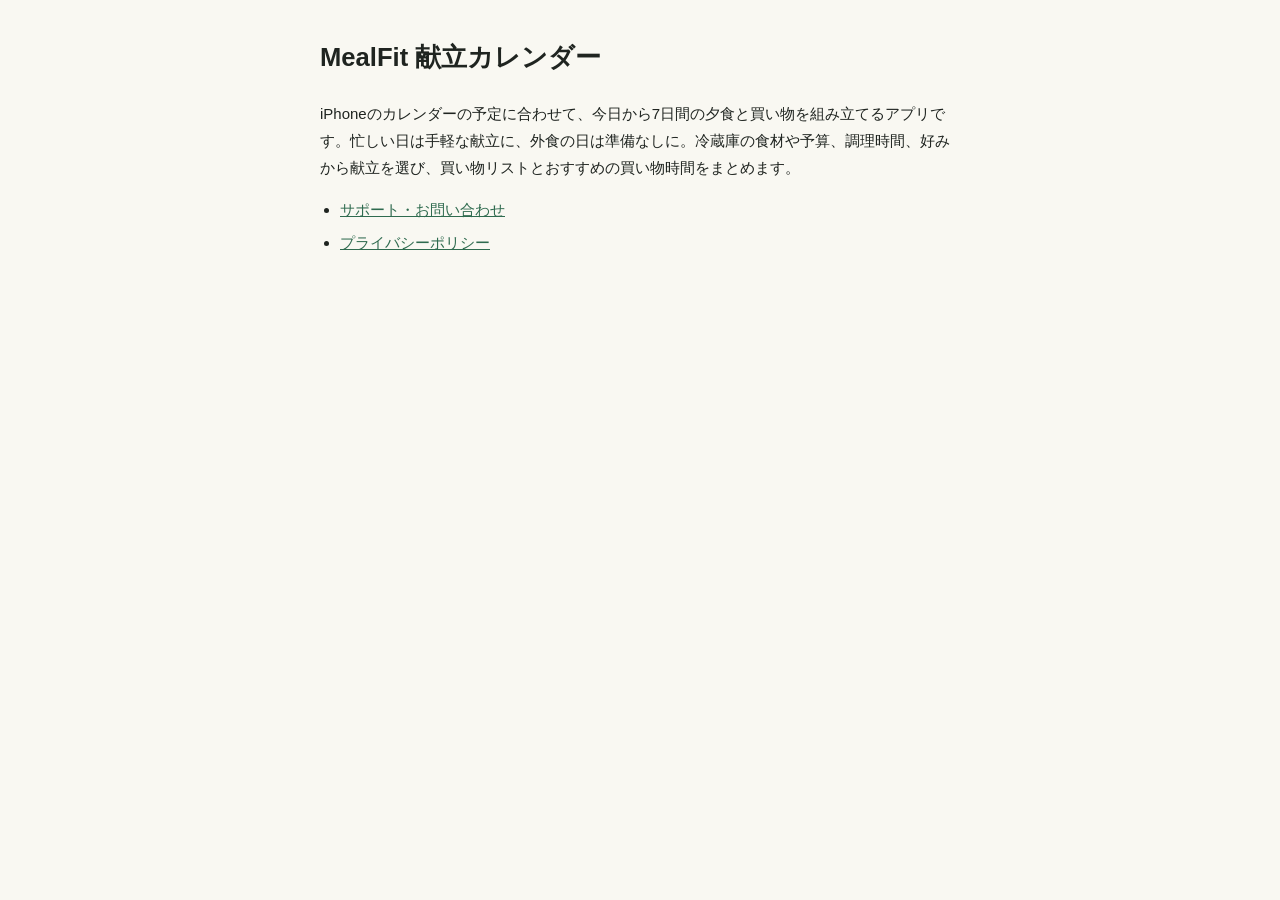
<file: index.html>
<!doctype html>
<html lang="ja">
  <head>
    <meta charset="utf-8" />
    <meta name="viewport" content="width=device-width, initial-scale=1" />
    <title>MealFit</title>
    <meta
      name="description"
      content="予定に合わせて1週間の夕食と買い物を組み立てるiPhoneアプリ。"
    />
    <link rel="stylesheet" href="style.css" />
  </head>
  <body>
    <main>
      <h1>MealFit 献立カレンダー</h1>
      <p>
        iPhoneのカレンダーの予定に合わせて、今日から7日間の夕食と買い物を組み立てるアプリです。忙しい日は手軽な献立に、外食の日は準備なしに。冷蔵庫の食材や予算、調理時間、好みから献立を選び、買い物リストとおすすめの買い物時間をまとめます。
      </p>
      <ul>
        <li><a href="support/">サポート・お問い合わせ</a></li>
        <li><a href="privacy/">プライバシーポリシー</a></li>
      </ul>
    </main>
  </body>
</html>
</file>
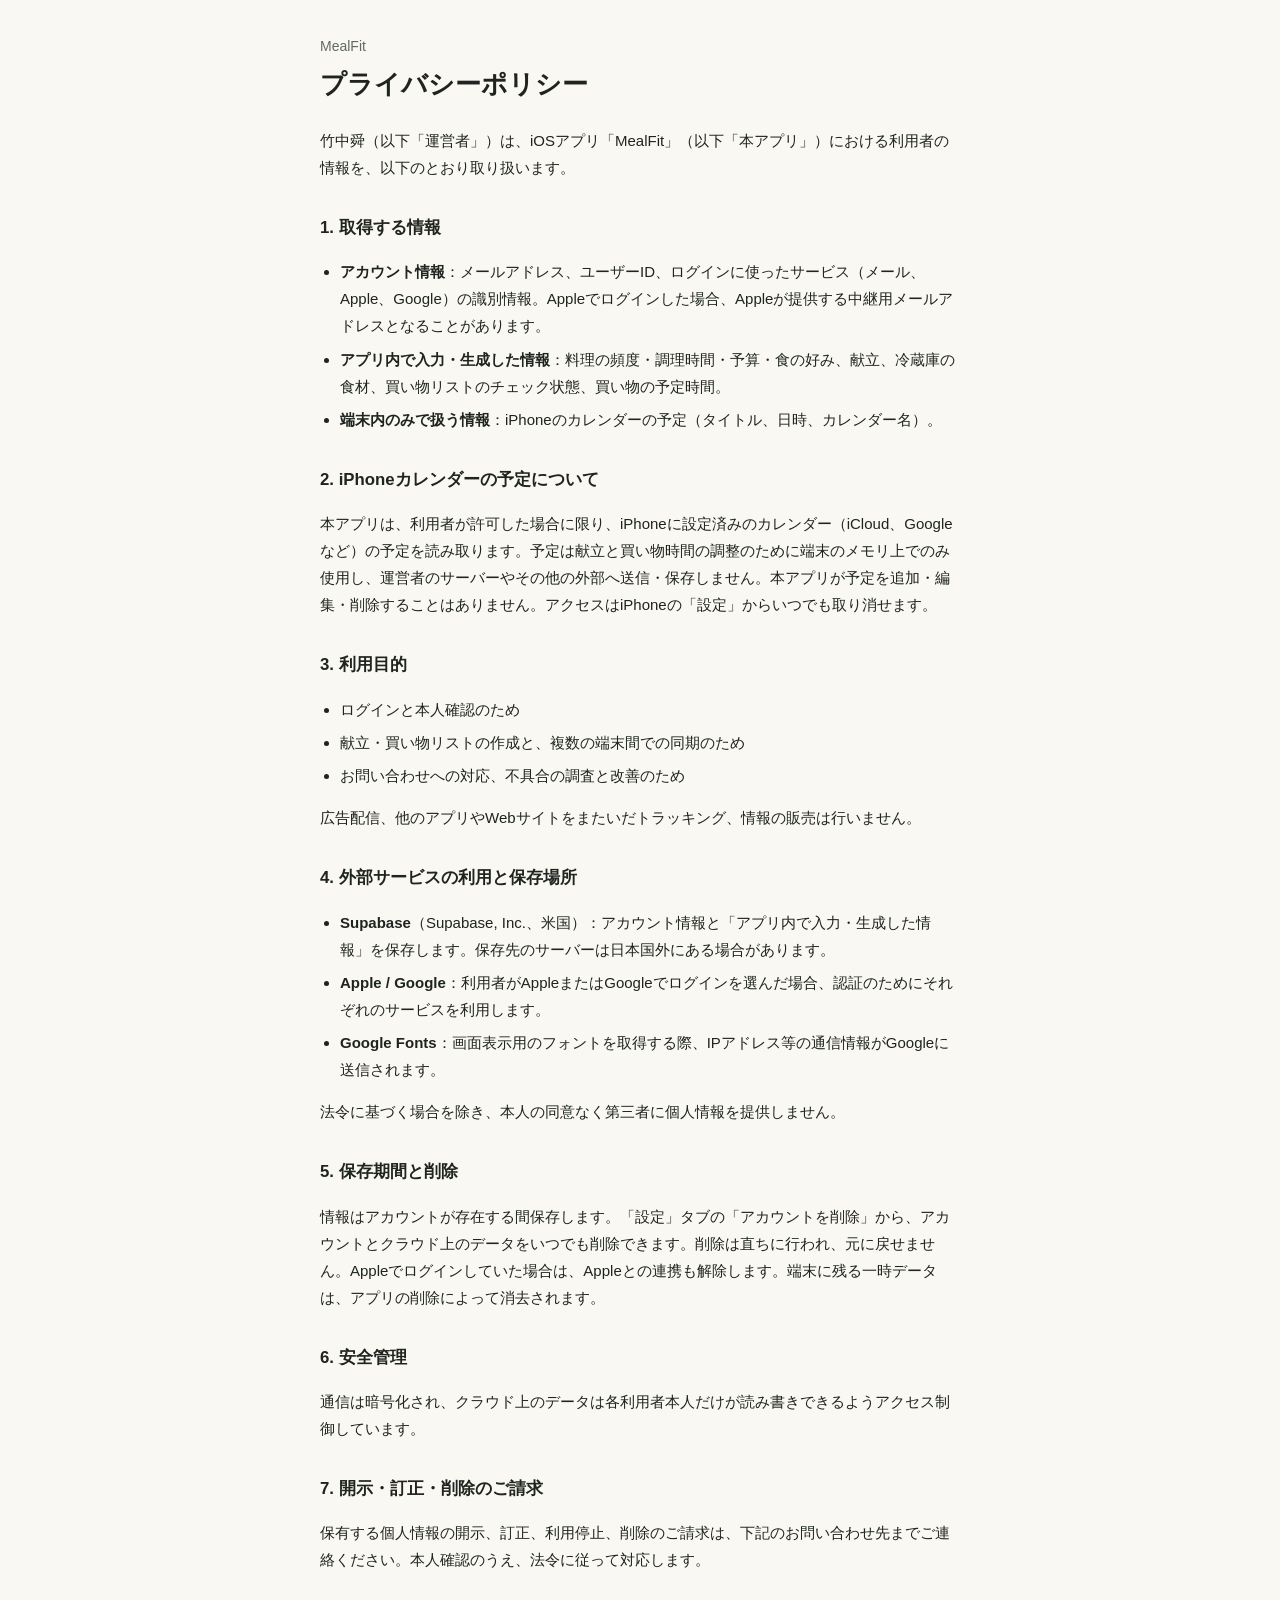
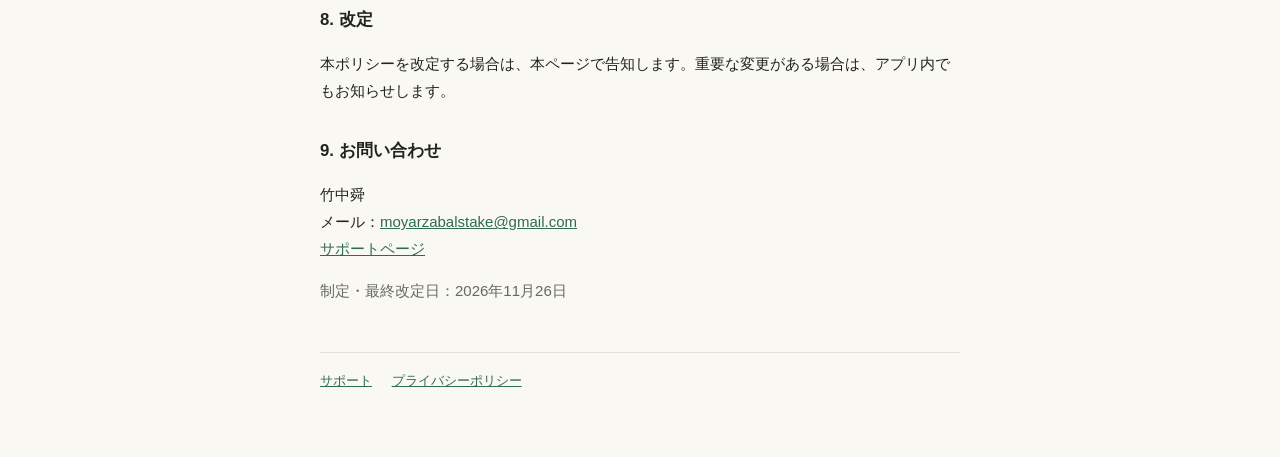
<file: privacy/index.html>
<!doctype html>
<html lang="ja">
  <head>
    <meta charset="utf-8" />
    <meta name="viewport" content="width=device-width, initial-scale=1" />
    <title>プライバシーポリシー — MealFit</title>
    <meta name="description" content="MealFitが取り扱う情報と、その利用方法について。" />
    <link rel="stylesheet" href="../style.css" />
  </head>
  <body>
    <main>
      <a class="brand" href="../">MealFit</a>
      <h1>プライバシーポリシー</h1>

      <p>
        竹中舜（以下「運営者」）は、iOSアプリ「MealFit」（以下「本アプリ」）における利用者の情報を、以下のとおり取り扱います。
      </p>

      <h2>1. 取得する情報</h2>
      <ul>
        <li>
          <strong>アカウント情報</strong
          >：メールアドレス、ユーザーID、ログインに使ったサービス（メール、Apple、Google）の識別情報。Appleでログインした場合、Appleが提供する中継用メールアドレスとなることがあります。
        </li>
        <li>
          <strong>アプリ内で入力・生成した情報</strong
          >：料理の頻度・調理時間・予算・食の好み、献立、冷蔵庫の食材、買い物リストのチェック状態、買い物の予定時間。
        </li>
        <li>
          <strong>端末内のみで扱う情報</strong
          >：iPhoneのカレンダーの予定（タイトル、日時、カレンダー名）。
        </li>
      </ul>

      <h2>2. iPhoneカレンダーの予定について</h2>
      <p>
        本アプリは、利用者が許可した場合に限り、iPhoneに設定済みのカレンダー（iCloud、Googleなど）の予定を読み取ります。予定は献立と買い物時間の調整のために端末のメモリ上でのみ使用し、運営者のサーバーやその他の外部へ送信・保存しません。本アプリが予定を追加・編集・削除することはありません。アクセスはiPhoneの「設定」からいつでも取り消せます。
      </p>

      <h2>3. 利用目的</h2>
      <ul>
        <li>ログインと本人確認のため</li>
        <li>献立・買い物リストの作成と、複数の端末間での同期のため</li>
        <li>お問い合わせへの対応、不具合の調査と改善のため</li>
      </ul>
      <p>広告配信、他のアプリやWebサイトをまたいだトラッキング、情報の販売は行いません。</p>

      <h2>4. 外部サービスの利用と保存場所</h2>
      <ul>
        <li>
          <strong>Supabase</strong>（Supabase,
          Inc.、米国）：アカウント情報と「アプリ内で入力・生成した情報」を保存します。保存先のサーバーは日本国外にある場合があります。
        </li>
        <li>
          <strong>Apple / Google</strong
          >：利用者がAppleまたはGoogleでログインを選んだ場合、認証のためにそれぞれのサービスを利用します。
        </li>
        <li>
          <strong>Google Fonts</strong
          >：画面表示用のフォントを取得する際、IPアドレス等の通信情報がGoogleに送信されます。
        </li>
      </ul>
      <p>法令に基づく場合を除き、本人の同意なく第三者に個人情報を提供しません。</p>

      <h2>5. 保存期間と削除</h2>
      <p>
        情報はアカウントが存在する間保存します。「設定」タブの「アカウントを削除」から、アカウントとクラウド上のデータをいつでも削除できます。削除は直ちに行われ、元に戻せません。Appleでログインしていた場合は、Appleとの連携も解除します。端末に残る一時データは、アプリの削除によって消去されます。
      </p>

      <h2>6. 安全管理</h2>
      <p>
        通信は暗号化され、クラウド上のデータは各利用者本人だけが読み書きできるようアクセス制御しています。
      </p>

      <h2>7. 開示・訂正・削除のご請求</h2>
      <p>
        保有する個人情報の開示、訂正、利用停止、削除のご請求は、下記のお問い合わせ先までご連絡ください。本人確認のうえ、法令に従って対応します。
      </p>

      <h2>8. 改定</h2>
      <p>
        本ポリシーを改定する場合は、本ページで告知します。重要な変更がある場合は、アプリ内でもお知らせします。
      </p>

      <h2>9. お問い合わせ</h2>
      <p>
        竹中舜<br />
        メール：<a href="mailto:moyarzabalstake@gmail.com">moyarzabalstake@gmail.com</a><br />
        <a href="../support/">サポートページ</a>
      </p>

      <p class="muted">制定・最終改定日：2026年11月26日</p>

      <footer>
        <a href="../support/">サポート</a>
        <a href="../privacy/">プライバシーポリシー</a>
      </footer>
    </main>
  </body>
</html>
</file>
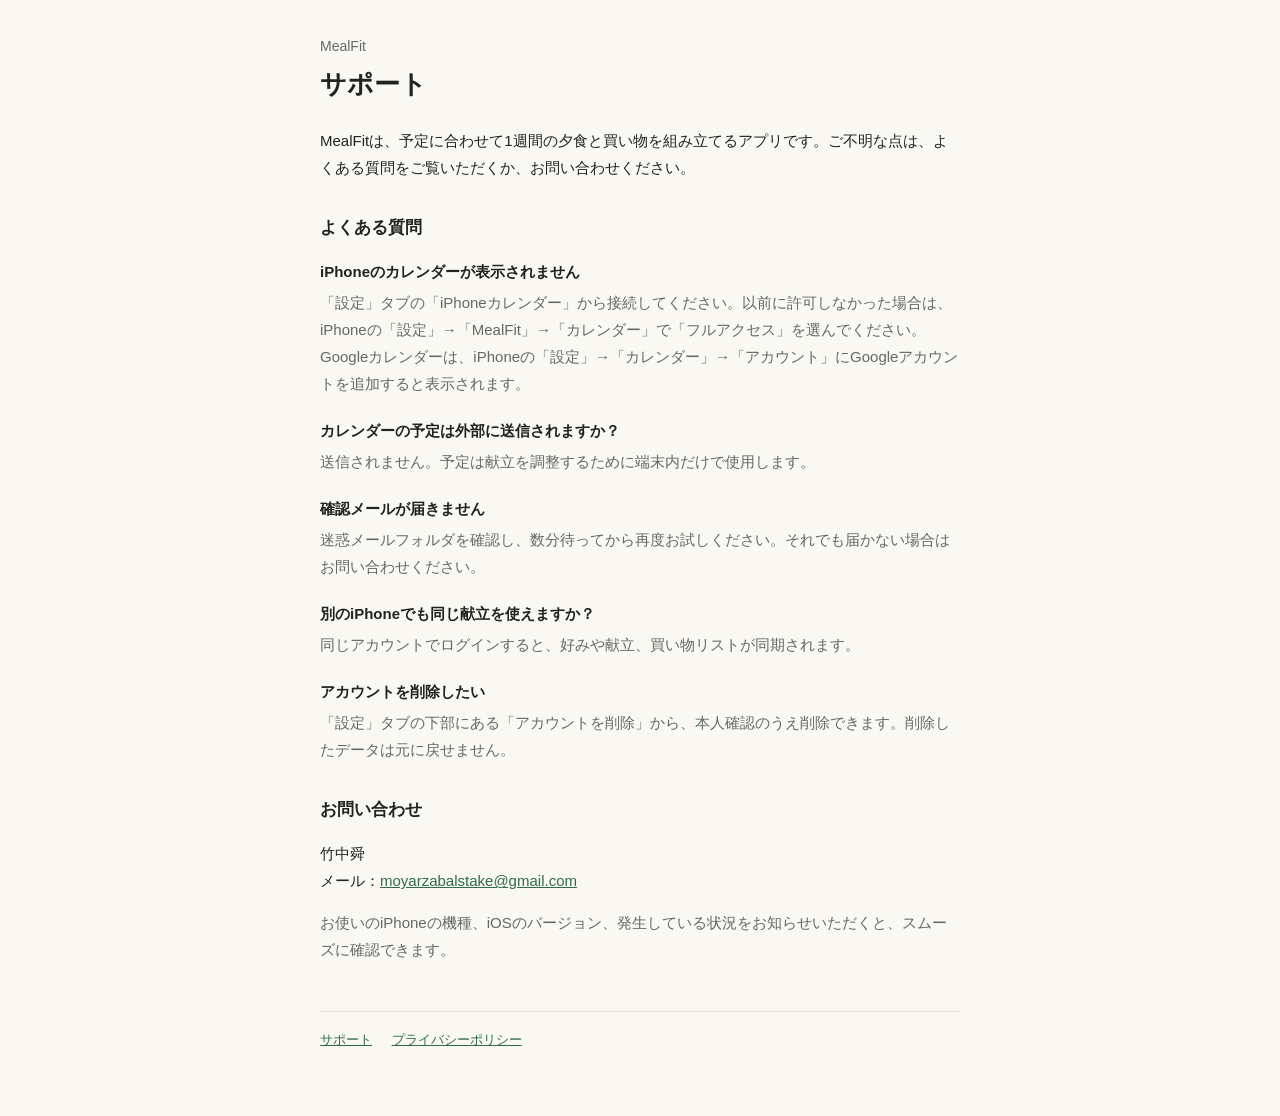
<file: support/index.html>
<!doctype html>
<html lang="ja">
  <head>
    <meta charset="utf-8" />
    <meta name="viewport" content="width=device-width, initial-scale=1" />
    <title>サポート — MealFit</title>
    <meta name="description" content="MealFitの使い方、よくある質問、お問い合わせ先。" />
    <link rel="stylesheet" href="../style.css" />
  </head>
  <body>
    <main>
      <a class="brand" href="../">MealFit</a>
      <h1>サポート</h1>

      <p>
        MealFitは、予定に合わせて1週間の夕食と買い物を組み立てるアプリです。ご不明な点は、よくある質問をご覧いただくか、お問い合わせください。
      </p>

      <h2>よくある質問</h2>
      <dl>
        <dt>iPhoneのカレンダーが表示されません</dt>
        <dd>
          「設定」タブの「iPhoneカレンダー」から接続してください。以前に許可しなかった場合は、iPhoneの「設定」→「MealFit」→「カレンダー」で「フルアクセス」を選んでください。Googleカレンダーは、iPhoneの「設定」→「カレンダー」→「アカウント」にGoogleアカウントを追加すると表示されます。
        </dd>

        <dt>カレンダーの予定は外部に送信されますか？</dt>
        <dd>送信されません。予定は献立を調整するために端末内だけで使用します。</dd>

        <dt>確認メールが届きません</dt>
        <dd>
          迷惑メールフォルダを確認し、数分待ってから再度お試しください。それでも届かない場合はお問い合わせください。
        </dd>

        <dt>別のiPhoneでも同じ献立を使えますか？</dt>
        <dd>同じアカウントでログインすると、好みや献立、買い物リストが同期されます。</dd>

        <dt>アカウントを削除したい</dt>
        <dd>
          「設定」タブの下部にある「アカウントを削除」から、本人確認のうえ削除できます。削除したデータは元に戻せません。
        </dd>
      </dl>

      <h2>お問い合わせ</h2>
      <p>
        竹中舜<br />
        メール：<a href="mailto:moyarzabalstake@gmail.com">moyarzabalstake@gmail.com</a>
      </p>
      <p class="muted">
        お使いのiPhoneの機種、iOSのバージョン、発生している状況をお知らせいただくと、スムーズに確認できます。
      </p>

      <footer>
        <a href="../support/">サポート</a>
        <a href="../privacy/">プライバシーポリシー</a>
      </footer>
    </main>
  </body>
</html>
</file>
<file: style.css>
:root {
  color-scheme: light dark;
  --bg: #f9f8f2;
  --fg: #1f2420;
  --muted: #636a64;
  --accent: #2f6b4f;
  --rule: #e4e2d8;
}

@media (prefers-color-scheme: dark) {
  :root {
    --bg: #151816;
    --fg: #e8ebe7;
    --muted: #a1a8a2;
    --accent: #7cc4a0;
    --rule: #2b302c;
  }
}

* {
  box-sizing: border-box;
}

body {
  margin: 0;
  background: var(--bg);
  color: var(--fg);
  font-family:
    -apple-system, BlinkMacSystemFont, "Hiragino Sans", "Hiragino Kaku Gothic ProN", "Noto Sans JP",
    "Yu Gothic", Meiryo, sans-serif;
  font-size: 15px;
  line-height: 1.8;
}

main {
  max-width: 42rem;
  margin: 0 auto;
  padding: 2rem 1rem 4rem;
}

.brand {
  color: var(--muted);
  font-size: 0.875rem;
  text-decoration: none;
}

h1 {
  margin: 0.5rem 0 1.5rem;
  font-size: 1.6rem;
  line-height: 1.4;
}

h2 {
  margin: 2rem 0 0.5rem;
  font-size: 1.05rem;
}

ul {
  padding-left: 1.25rem;
}

li + li {
  margin-top: 0.4rem;
}

a {
  color: var(--accent);
}

dt {
  font-weight: 600;
}

dd {
  margin: 0.25rem 0 1.25rem;
  color: var(--muted);
}

.muted {
  color: var(--muted);
}

footer {
  margin-top: 3rem;
  padding-top: 1rem;
  border-top: 1px solid var(--rule);
  font-size: 0.8125rem;
  color: var(--muted);
}

footer a + a {
  margin-left: 1rem;
}
</file>
